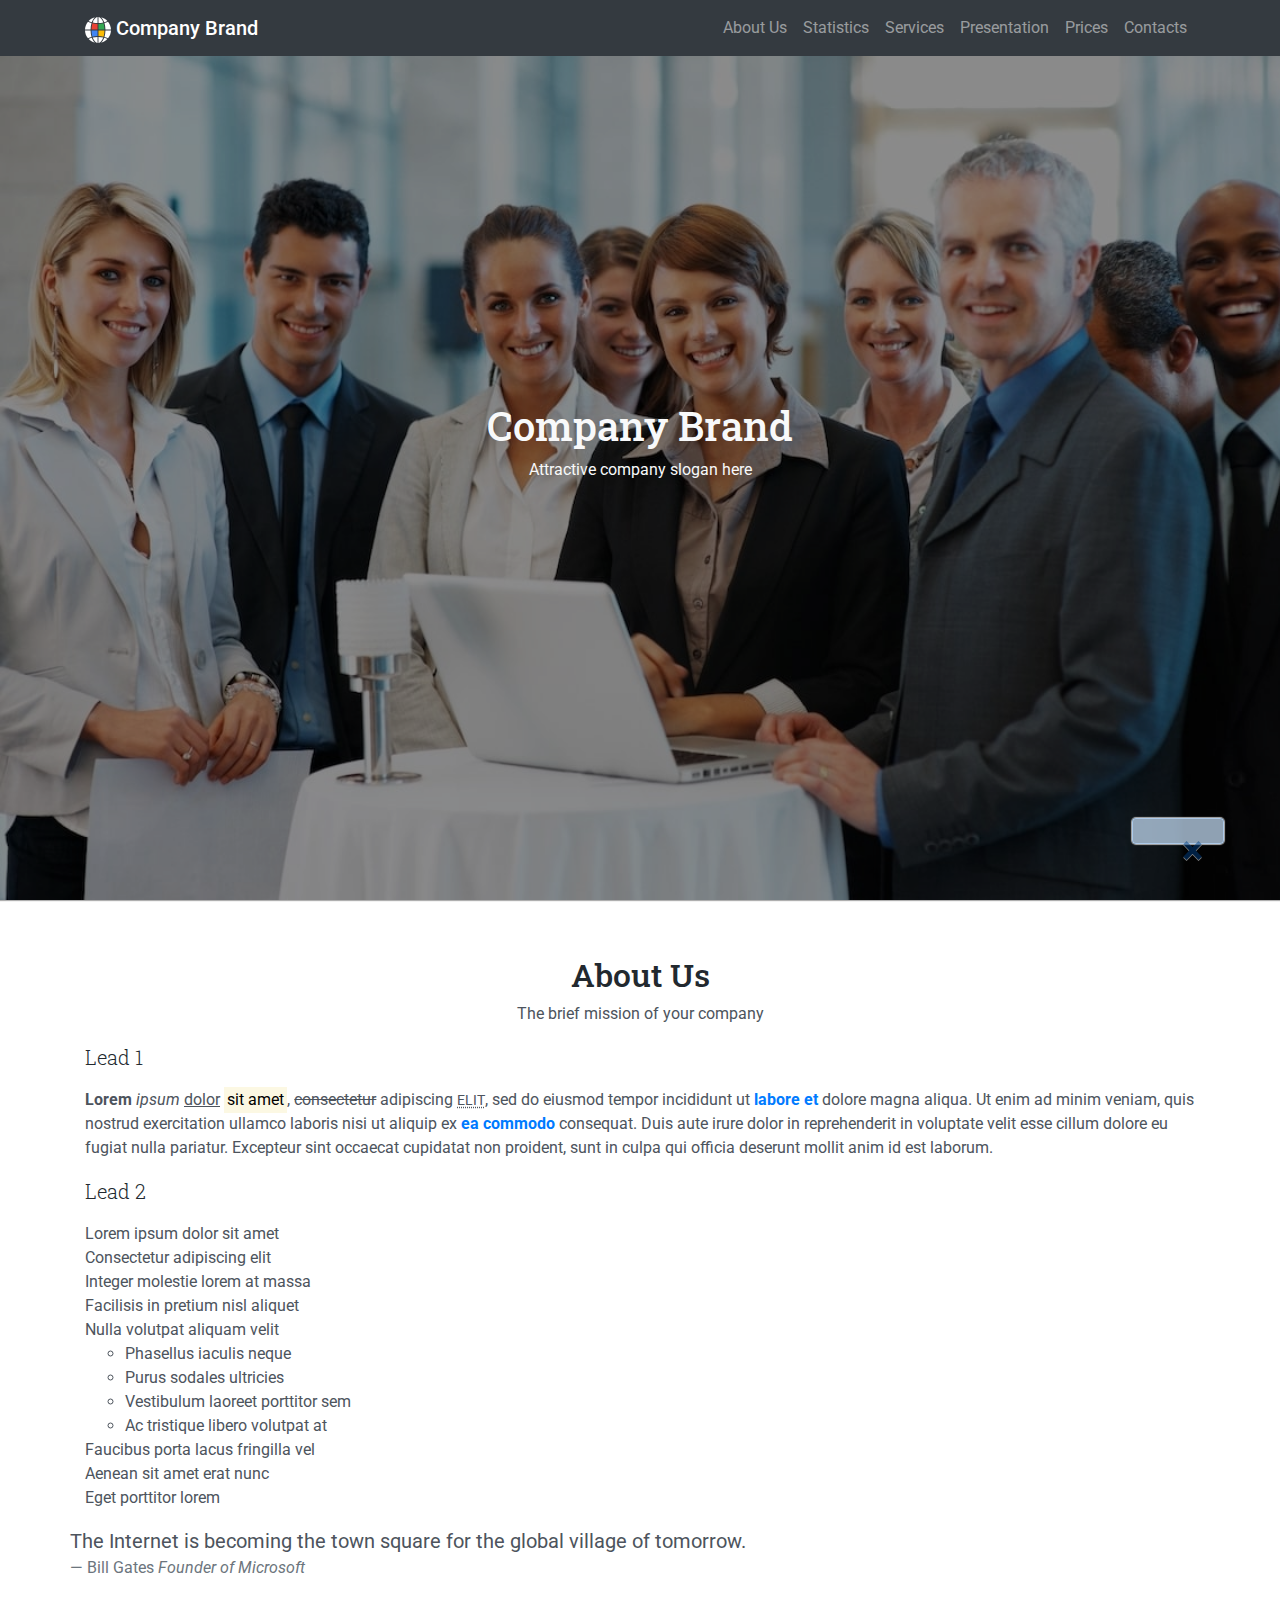
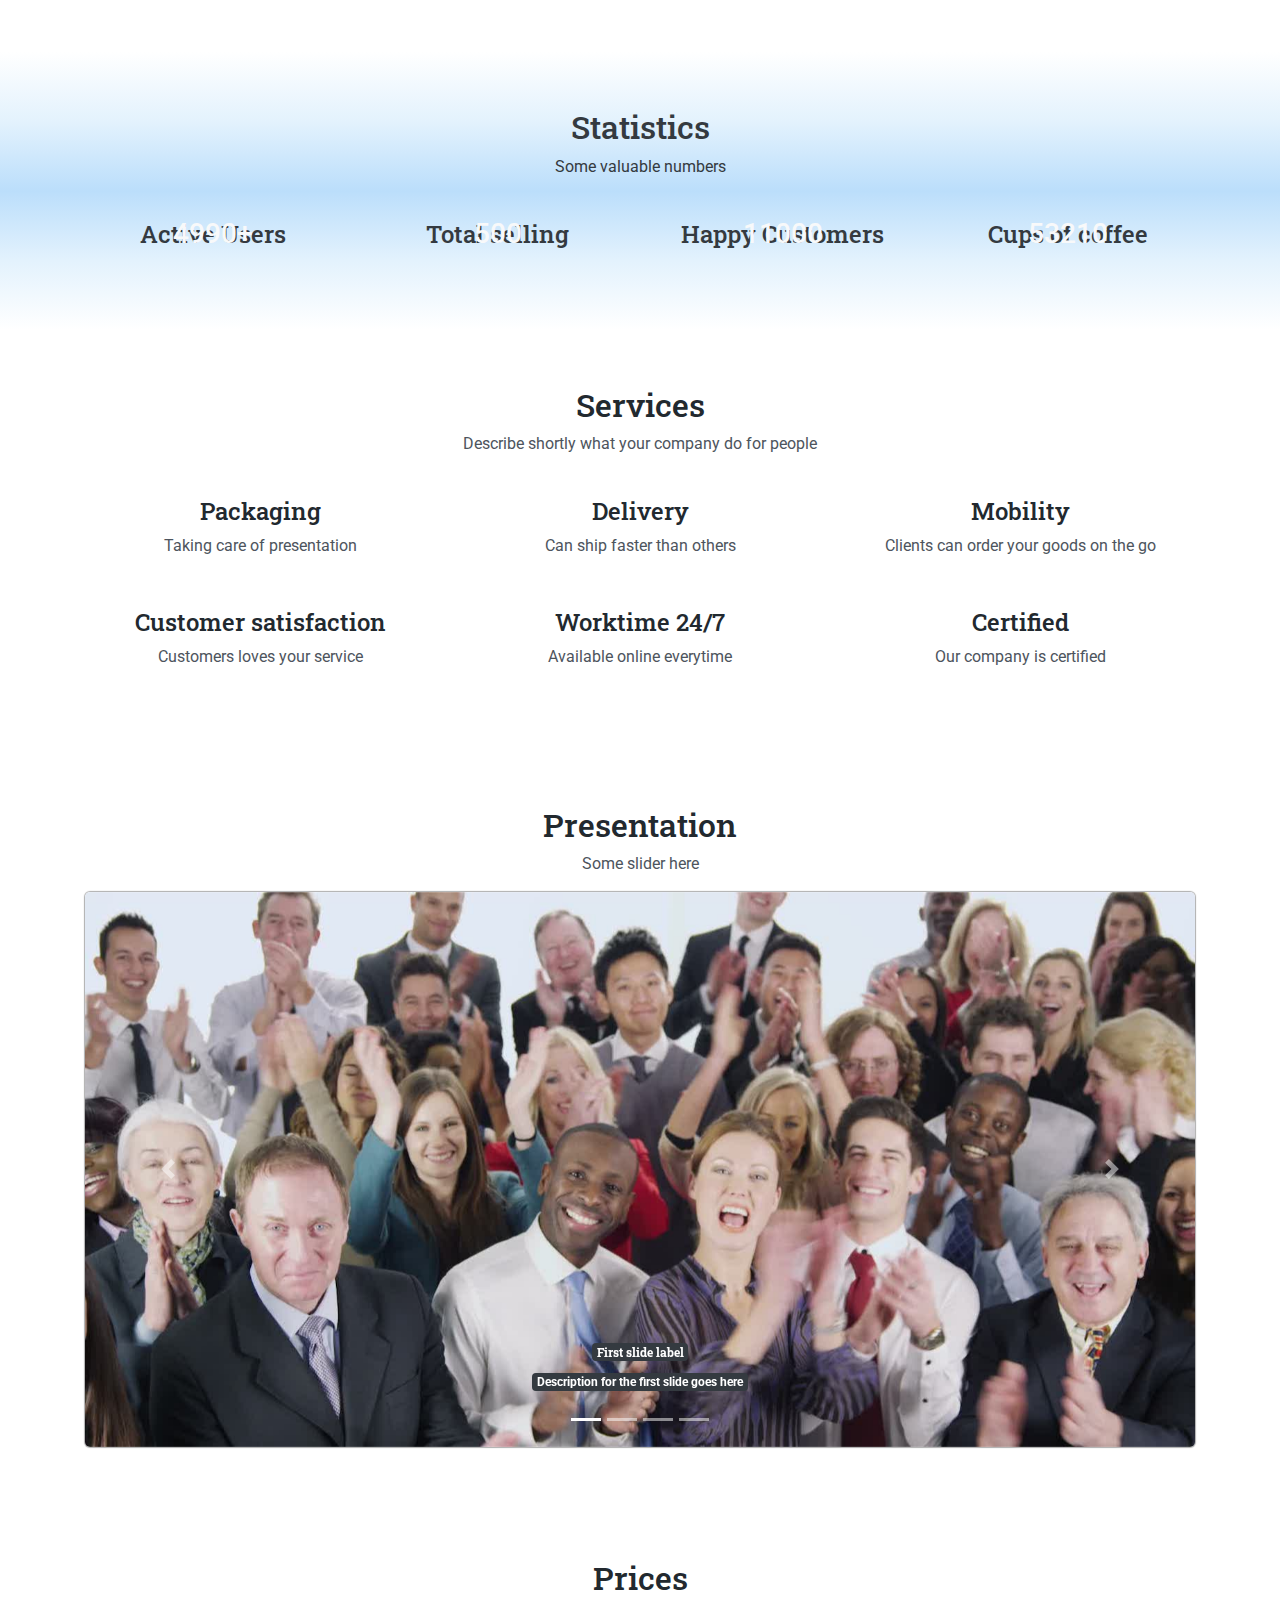
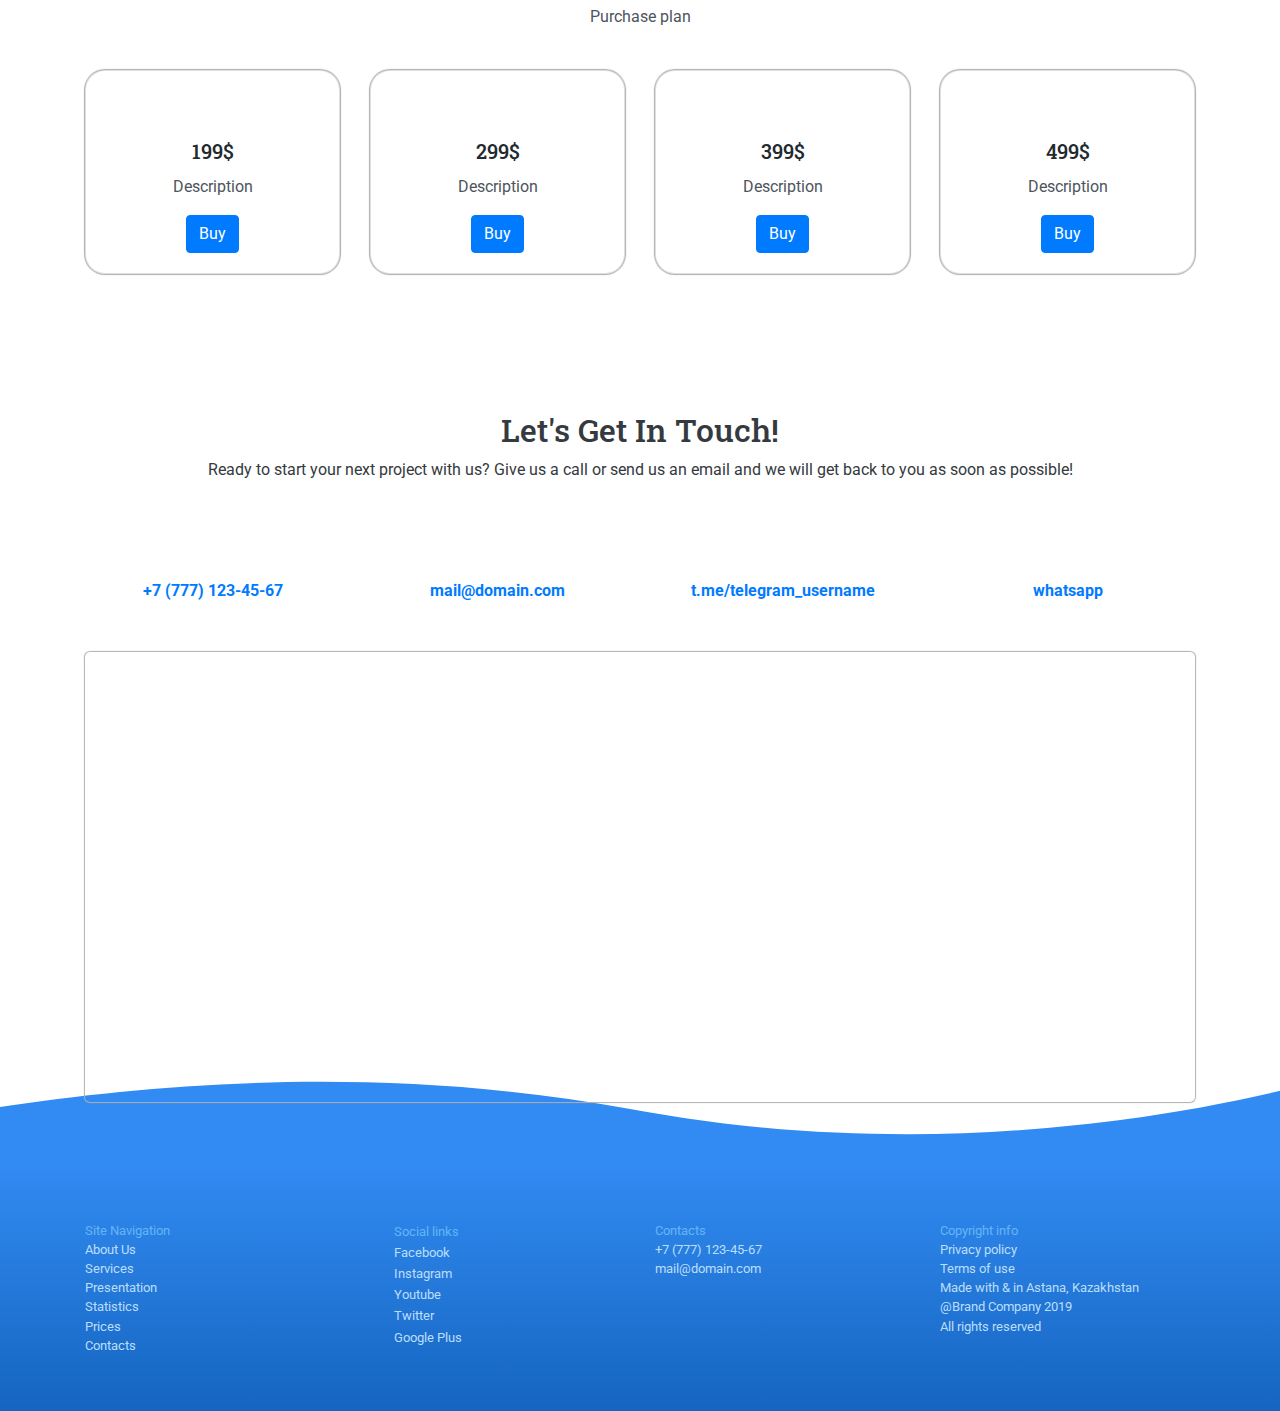
<file: index.html>
<!DOCTYPE html>
<html lang="en">
	<head>
		<title>Company Brand - Company Slogan</title>
		<meta charset="utf-8">
		<meta name="viewport" content="width=device-width, initial-scale=1, shrink-to-fit=no">
		<meta content="assets/favicon.png" itemprop="image">
		<link rel="shortcut icon" type="image/x-icon" href="assets/favicon.png"/>
		<link rel="stylesheet" href="https://stackpath.bootstrapcdn.com/bootstrap/4.3.1/css/bootstrap.min.css" integrity="sha384-ggOyR0iXCbMQv3Xipma34MD+dH/1fQ784/j6cY/iJTQUOhcWr7x9JvoRxT2MZw1T" crossorigin="anonymous">
		<link href="https://fonts.googleapis.com/css?family=Roboto|Roboto+Slab:400,700&amp;subset=cyrillic-ext" rel="stylesheet">
		<link rel="stylesheet" type="text/css" href="css/core.css">
		<link rel="stylesheet" href="https://cdnjs.cloudflare.com/ajax/libs/animate.css/3.7.0/animate.min.css">
		<link rel="stylesheet" href="https://use.fontawesome.com/releases/v5.7.2/css/all.css" integrity="sha384-fnmOCqbTlWIlj8LyTjo7mOUStjsKC4pOpQbqyi7RrhN7udi9RwhKkMHpvLbHG9Sr" crossorigin="anonymous">
	</head>
	<body>
		<nav class="navbar fixed-top navbar-expand-lg navbar-dark bg-dark transitionable" id="navbar">
			<div class="container">
			  	<a class="navbar-brand mb-0 h1 mr-auto" href="#header">
			  		<img id="main-logo" src="assets/global-colorful-dark.svg" width=26>
			  		Company Brand
				</a>
			  <button class="navbar-toggler" type="button" data-toggle="collapse" data-target="#navbarSupportedContent" aria-controls="navbarSupportedContent" aria-expanded="false" aria-label="Toggle navigation">
			    <span class="navbar-toggler-icon"></span>
			  </button>
			  <div class="collapse navbar-collapse" id="navbarSupportedContent">
		  		<ul class="navbar-nav ml-auto my-2 my-lg-0">
		  		  <li class="nav-item">
			        <a class="nav-link" href="#about-us">About Us</a>
			      </li>
			      <li class="nav-item">
			        <a class="nav-link" href="#statistics">Statistics</a>
			      </li>
			      <li class="nav-item">
			        <a class="nav-link" href="#services">Services</a>
			      </li>
			      <li class="nav-item">
			        <a class="nav-link" href="#presentation">Presentation</a>
			      </li>
			      <li class="nav-item">
			        <a class="nav-link" href="#prices">Prices</a>
			      </li>
			      <li class="nav-item">
			        <a class="nav-link" href="#contacts">Contacts</a>
			      </li>
			    </ul>
			  </div>
			</div>
		</nav>
		<header class="header with-background-image material text-light" id="header">
			<div class="overlay"></div>
			<div class="container header-content">
		      <div class="row">
		        <div class="col-lg-8 col-md-10 mx-auto">
		          <div class="page-heading text-center">
		            <h1 class="animated zoomIn text-light">Company Brand</h1>
		            <p class="subheading animated fadeInUp">Attractive company slogan here</p>
		          </div>
		        </div>
		      </div>
		    </div>
		    <div class="header-footer">
		    	<a id="scroll-down" href="#about-us" class="text-light">
		    		<i class="fas fa-chevron-circle-down fa-3x animated fadeOutDown slower infinite"></i>
		    	</a>
		    </div>
		</header>
		<section id="about-us">
			<div class="container text-center">
				<h2>About Us</h2>
				<p>The brief mission of your company</p>
			</div>
			<div class="container">
				<div class="row">
					<div class="col">
						<p class="lead">Lead 1</p>
						<p><strong>Lorem</strong> <em>ipsum</em> <u>dolor</u> <mark>sit amet</mark>, <del>consectetur</del> adipiscing <abbr title="Elephant Library Italy Taiwan" class="initialism">ELIT</abbr>, sed do eiusmod tempor incididunt ut <a href="">labore et</a> dolore magna aliqua. Ut enim ad minim veniam, quis nostrud exercitation ullamco laboris nisi ut aliquip ex <a href="">ea commodo</a> consequat. Duis aute irure dolor in reprehenderit in voluptate velit esse cillum dolore eu fugiat nulla pariatur. Excepteur sint occaecat cupidatat non proident, sunt in culpa qui officia deserunt mollit anim id est laborum.</p>
					</div>
				</div>
				<div class="row">
					<div class="col">
						<p class="lead">Lead 2</p>
						<ul class="list-unstyled">
						  <li>Lorem ipsum dolor sit amet</li>
						  <li>Consectetur adipiscing elit</li>
						  <li>Integer molestie lorem at massa</li>
						  <li>Facilisis in pretium nisl aliquet</li>
						  <li>Nulla volutpat aliquam velit
						    <ul>
						      <li>Phasellus iaculis neque</li>
						      <li>Purus sodales ultricies</li>
						      <li>Vestibulum laoreet porttitor sem</li>
						      <li>Ac tristique libero volutpat at</li>
						    </ul>
						  </li>
						  <li>Faucibus porta lacus fringilla vel</li>
						  <li>Aenean sit amet erat nunc</li>
						  <li>Eget porttitor lorem</li>
						</ul>
					</div>
				</div>
				<div class="row">
					<div>
						<blockquote class="blockquote">
						  <p class="mb-0">The Internet is becoming the town square for the global village of tomorrow.</p>
						  <footer class="blockquote-footer">Bill Gates <cite title="Founder of Microsoft">Founder of Microsoft</cite></footer>
						</blockquote>
					</div>
				</div>
			</div>
		</section>
		<section id="statistics" class='text-dark bg-divider'>
			<div class="container text-center">
				<h2 class="text-dark">Statistics</h2>
				<p>Some valuable numbers</p>
			</div>
			<div class="container">
				<div class="row">
					<div class="col-lg-3 col-md-3 col-sm-6 col-xs-12 text-center">
						<span class="fa-stack fa-4x text-red">
				          	<i class="fas fa-circle fa-stack-2x"></i>
				          	<h3 class="counter-value vertical-center text-light" id="counter1" 
				          	data-start="4990" data-end="5005" data-duration="75000" data-prepend="+">4990+</h3>
				        </span>
						<h4 class="text-dark caption">Active Users</h4>
					</div>
					<div class="col-lg-3 col-md-3 col-sm-6 col-xs-12 text-center">
						<span class="fa-stack fa-4x text-green">
				        	<i class="fas fa-circle fa-stack-2x"></i>
							<h3 class="counter-value vertical-center text-light" id="counter2" 
							data-start="0" data-end="499" data-duration="750">500</h3>
						</span>
						<h4 class="text-dark caption">Total selling</h4>
					</div>
					<div class="col-lg-3 col-md-3 col-sm-6 col-xs-12 text-center">
						<span class="fa-stack fa-4x text-blue">
				        	<i class="fas fa-circle fa-stack-2x"></i>
							<h3 class="counter-value vertical-center text-light" id="counter3" 
							data-start="0" data-end="11000" data-duration="750">11000</h3>
						</span>
						<h4 class="text-dark caption">Happy Customers</h4>
					</div>
					<div class="col-lg-3 col-md-3 col-sm-6 col-xs-12 text-center">
						<span class="fa-stack fa-4x text-yellow">
				        	<i class="fas fa-circle fa-stack-2x"></i>
							<h3 class="counter-value vertical-center text-light" id="counter4" 
							data-start="0" data-end="53210" data-duration="750">53210</h3>
						</span>
						<h4 class="text-dark caption">Cups of coffee</h4>
					</div>
				</div>
			</div>
		</section>
		<section id="services" class="">
			<div class="container text-center">
				<h2>Services</h2>
				<p>Describe shortly what your company do for people</p>
			</div>
			<div class="container text-center">
				<div class="row text-center">
			      <div class="col-md-4">
			        <span class="fa-stack fa-4x text-purple">
			          <i class="fas fa-circle fa-stack-2x"></i>
			          <i class="fab fa-black-tie fa-stack-1x fa-inverse"></i>
			        </span>
		        	<h4 class="service-heading caption-top">Packaging</h4>
		        	<p class="caption-bottom">Taking care of presentation</p>
			      </div>
			      <div class="col-md-4">
			        <span class="fa-stack fa-4x text-cyan">
			          <i class="fas fa-circle fa-stack-2x"></i>
			          <i class="fas fa-shipping-fast fa-stack-1x fa-inverse"></i>
			        </span>
			        <h4 class="service-heading caption-top">Delivery</h4>
			        <p class="caption-bottom">Can ship faster than others</p>
			      </div>
			      <div class="col-md-4">
			        <span class="fa-stack fa-4x text-orange">
			          <i class="fas fa-circle fa-stack-2x"></i>
			          <i class="fas fa-mobile fa-stack-1x fa-inverse"></i>
			        </span>
			        <h4 class="service-heading caption-top">Mobility</h4>
			        <p class="caption-bottom">Clients can order your goods on the go</p>
			      </div>
			      <div class="col-md-4">
			        <span class="fa-stack fa-4x text-lime">
			          <i class="fas fa-circle fa-stack-2x"></i>
			          <i class="fas fa-smile fa-stack-1x fa-inverse"></i>
			        </span>
			        <h4 class="service-heading caption-top">Customer satisfaction</h4>
			        <p class="caption-bottom">Customers loves your service</p>
			      </div>
			      <div class="col-md-4">
			        <span class="fa-stack fa-4x text-bluegrey">
			          <i class="fas fa-circle fa-stack-2x"></i>
			          <i class="fas fa-clock fa-stack-1x fa-inverse"></i>
			        </span>
			        <h4 class="service-heading caption-top">Worktime 24/7</h4>
			        <p class="caption-bottom">Available online everytime</p>
			      </div>
			      <div class="col-md-4">
			        <span class="fa-stack fa-4x text-brown">
			          <i class="fas fa-circle fa-stack-2x"></i>
			          <i class="fas fa-certificate fa-stack-1x fa-inverse"></i>
			        </span>
			        <h4 class="service-heading caption-top">Certified</h4>
			        <p class="caption-bottom">Our company is certified</p>
			      </div>
			    </div>
			</div>
		</section>
		<section id="presentation">
			<div class="container text-center">
				<h2>Presentation</h2>
				<p>Some slider here</p>
			</div>
			<div class="container">
				<div id="carouselExampleCaptions" class="carousel material slide" data-ride="carousel">
			    <ol class="carousel-indicators">
			      <li data-target="#carouselExampleCaptions" data-slide-to="0" class="active"></li>
			      <li data-target="#carouselExampleCaptions" data-slide-to="1"></li>
			      <li data-target="#carouselExampleCaptions" data-slide-to="2"></li>
			      <li data-target="#carouselExampleCaptions" data-slide-to="3"></li>
			    </ol>
			    <div class="carousel-inner">
			      <div class="carousel-item with-background-image active" id="slide1">
			      	<img class="d-block w-100" src="assets/slide_1.jpg" alt="1">
			        <div class="carousel-caption d-none d-md-block">
			          <h5 class="badge badge-dark">First slide label</h5>
			          <br>
			          <p class="badge badge-dark">Description for the first slide goes here</p>
			        </div>
			      </div>
			      <div class="carousel-item with-background-image" id="slide2">
			      	<img class="d-block w-100" src="assets/slide_2.jpg" alt="2">
			        <div class="carousel-caption d-none d-md-block">
			          <h5 class="badge badge-dark">Second slide label</h5>
			          <br>
			          <p class="badge badge-dark">Description for the second slide goes here</p>
			        </div>
			      </div>
			      <div class="carousel-item with-background-image" id="slide3">
			      	<img class="d-block w-100" src="assets/slide_3.jpg" alt="3">
			        <div class="carousel-caption d-none d-md-block">
			          <h5 class="badge badge-dark">Third slide label</h5>
			          <br>
			          <p class="badge badge-dark">Description for the third slide goes here</p>
			        </div>
			      </div>
			      <div class="carousel-item with-background-image" id="slide4">
			      	<img class="d-block w-100" src="assets/slide_4.jpg" alt="4">
			        <div class="carousel-caption d-none d-md-block">
			          <h5 class="badge badge-dark">Slide label</h5>
			          <br>
			          <p class="badge badge-dark">Description for the slide goes here</p>
			        </div>
			      </div>
			    </div>
			    <a class="carousel-control-prev" href="#carouselExampleCaptions" role="button" data-slide="prev">
			      <span class="carousel-control-prev-icon" aria-hidden="true"></span>
			      <span class="sr-only">Previous</span>
			    </a>
			    <a class="carousel-control-next" href="#carouselExampleCaptions" role="button" data-slide="next">
			      <span class="carousel-control-next-icon" aria-hidden="true"></span>
			      <span class="sr-only">Next</span>
			    </a>
			</div> 
			</div>
		</section>
		<section id="prices">
			<div class="container text-center">
				<h2>Prices</h2>
				<p>Purchase plan</p>
			</div>
			<div class="container">
				<div class="row">
					<div class="col-md-3">
						<div class="card material text-center transitionable caption">
							<br><br>
						  <i class="fas fa-bicycle fa-4x text-green"></i>
						  <div class="card-body">
						    <h5 class="card-title">199$</h5>
						    <p class="card-text">Description</p>
						    <a href="" class="btn btn-primary">Buy</a>
						  </div>
						</div>
					</div>
					<div class="col-md-3">
						<div class="card material text-center transitionable caption">
						  <br><br>
						  <i class="fas fa-motorcycle fa-4x text-purple"></i>
						  <div class="card-body">
						    <h5 class="card-title">299$</h5>
						    <p class="card-text">Description</p>
						    <a href="" class="btn btn-primary">Buy</a>
						  </div>
						</div>
					</div>
					<div class="col-md-3">
						<div class="card material text-center transitionable caption">
						  <br><br>
						  <i class="fas fa-car fa-4x text-red"></i>
						  <div class="card-body">
						    <h5 class="card-title">399$</h5>
						    <p class="card-text">Description</p>
						    <a href="" class="btn btn-primary">Buy</a>
						  </div>
						</div>
					</div>
					<div class="col-md-3">
						<div class="card material text-center transitionable caption">
						  <br><br>
						  <i class="fas fa-bus fa-4x text-yellow"></i>
						  <div class="card-body">
						    <h5 class="card-title">499$</h5>
						    <p class="card-text">Description</p>
						    <a href="" class="btn btn-primary">Buy</a>
						  </div>
						</div>
					</div>
				</div>
			</div>
		</section>
		<section id="contacts">
			<div class="contacts">
				<div class="container">
					<div class="row text-center">
						<div class="col">
							<h2 class="text-dark">Let's Get In Touch!</h2>
							<p class="text-dark mb-5">Ready to start your next project with us? Give us a call or send us an email and we will get back to you as soon as possible!</p>
						</div>
					</div>
					<div class="row">
				        <div class="col ml-auto text-center">
				        	<a class="d-block caption" href="tel:+77771234567">
				        		<span class="fa-stack fa-4x text-green">
						          <i class="fas fa-circle fa-stack-2x"></i>
						          <i class="fas fa-phone fa-stack-1x fa-inverse"></i>
						        </span><br>
				          		+7 (777) 123-45-67
				          	</a>
				        </div>
				        <div class="col mr-auto text-center">
				        	<a class="d-block caption" href="mailto:mail@domain.com">
				        		<span class="fa-stack fa-4x text-red">
						          <i class="fas fa-circle fa-stack-2x"></i>
						          <i class="fas fa-envelope fa-stack-1x fa-inverse"></i>
						        </span><br>
				          		mail@domain.com
				      		</a>
				        </div>
				        <div class="col mr-auto text-center">
				        	<a class="d-block caption" href="https://t.me/telegram_username" target="_blank">
				        		<span class="fa-stack fa-4x text-blue">
						          <i class="fas fa-circle fa-stack-2x"></i>
						          <i class="fab fa-telegram-plane fa-stack-1x fa-inverse"></i>
						        </span><br>
				          		t.me/telegram_username
				      		</a>
				        </div>
				        <div class="col mr-auto text-center">
				        	<a class="d-block caption" href="https://t.me/arsen_astana" target="_blank">
				        		<span class="fa-stack fa-4x text-yellow">
						          <i class="fas fa-circle fa-stack-2x"></i>
						          <i class="fab fa-whatsapp fa-stack-1x fa-inverse"></i>
						        </span><br>
				          		whatsapp
				      		</a>
				        </div>
				    </div>
				</div>
			</div>
			<br>
			<div class="container">
			    <div class="row">
			      	<div class="col">
			      		<iframe class="material" src="https://www.google.com/maps/embed?pb=!1m18!1m12!1m3!1d1250.9370097498281!2d71.41230628398895!3d51.16611193039681!2m3!1f0!2f0!3f0!3m2!1i1024!2i768!4f13.1!3m3!1m2!1s0x424586d9e0936acd%3A0xa7e5595f61629733!2z0prQsNGA0LbRiyDQnNC40L3QuNGB0YLRgNC70ZbQs9GW!5e0!3m2!1skk!2skz!4v1551174999039" width="100%" height="450" frameborder="0" style="border:0;" allowfullscreen></iframe>
			      	</div>
			    </div>
			</div>
		</section>
		<footer class="footer text-light small">
			<div class="container">
				<div class="row">
					<div class="col-md-3 padding-39">
						<span class="footer-title">Site Navigation</span>
						<br>
					    <a class="footer-link" href="#about-us">About Us</a>
					    <br>
					    <a class="footer-link" href="#services">Services</a>
					    <br>
				        <a class="footer-link" href="#presentation">Presentation</a>
				        <br>
				        <a class="footer-link" href="#statistics">Statistics</a>
				        <br>
				        <a class="footer-link" href="#prices">Prices</a>
				        <br>
				        <a class="footer-link" href="#contacts">Contacts</a>
					</div>
					<div class="col-md-3">
						<table>
							<tr>
								<td class="width-23"></td>
								<td>
									<span class="footer-title">Social links</span>
								</td>
							</tr>
							<tr class="social-link">
								<td>
									<span class="social-icon">
										<i class="width-20 fab fa-facebook"></i>
									</span>
								</td>
								<td>
									<a href="" class="footer-link">
										<span>Facebook</span>
									</a>
								</td>
							</tr>
							<tr class="social-link">
								<td>
									<span class="social-icon">
										<i class="width-20 fab fa-instagram"></i>
									</span>
								</td>
								<td>
									<a href="" class="footer-link">
										<span>Instagram</span>
									</a>
								</td>
							</tr>
							<tr class="social-link">
								<td>
									<span class="social-icon">
										<i class="width-20 fab fa-youtube"></i>
									</span>
								</td>
								<td>
									<a href="" class="footer-link">
										<span>Youtube</span>
									</a>
								</td>
							</tr>
							<tr class="social-link">
								<td>
									<span class="social-icon">
										<i class="width-20 fab fa-twitter"></i>
									</span>
								</td>
								<td>
									<a href="" class="footer-link">
										<span>Twitter</span>
									</a>
								</td>
							</tr>
							<tr class="social-link">
								<td>
									<span class="social-icon">
										<i class="width-20 fab fa-google-plus"></i>
									</span>
								</td>
								<td>
									<a href="" class="footer-link">
										<span>Google Plus</span>
									</a>
								</td>
							</tr>
						</table>
					</div>
					<div class="col-md-3 padding-39">
						<span class="footer-title">Contacts</span><br>
						<a class="footer-link" href="tel:+77771234567">+7 (777) 123-45-67</a><br>
						<a class="footer-link" href="mailto:mail@domain.com">mail@domain.com</a>
					</div>
					<div class="col-md-3 padding-39 footer-text">
						<span class="footer-title">Copyright info</span>
						<br>
						<a href="" class="footer-link">Privacy policy</a><br>
						<a href="" class="footer-link">Terms of use</a><br>
						Made with <i class="fa fa-heart animated heartBeat infinite"></i> & <i class="fa fa-coffee"></i> in Astana, Kazakhstan <br>
						@Brand Company 2019<br>
						All rights reserved
					</div>
				</div>
			</div>
		</footer>
		<div class="alert alert-primary alert-dismissible material" id="contactUs" role="alert">
			<a class="btn text-primary" role="button" href="https://t.me/telegram_username" target="_blank">
				<i class="fab fa-telegram fa-3x"></i>
			</a>
			<button type="button" class="close" data-dismiss="alert" aria-label="Close">
			    <span aria-hidden="true" class="times">&times;</span>
			</button>
		</div>
		<script src="https://code.jquery.com/jquery-3.2.1.slim.min.js" integrity="sha384-KJ3o2DKtIkvYIK3UENzmM7KCkRr/rE9/Qpg6aAZGJwFDMVNA/GpGFF93hXpG5KkN" crossorigin="anonymous"></script>
	    <script async src="https://cdnjs.cloudflare.com/ajax/libs/popper.js/1.14.7/umd/popper.min.js" integrity="sha384-UO2eT0CpHqdSJQ6hJty5KVphtPhzWj9WO1clHTMGa3JDZwrnQq4sF86dIHNDz0W1" crossorigin="anonymous"></script>
	    <script async src="https://stackpath.bootstrapcdn.com/bootstrap/4.3.1/js/bootstrap.min.js" integrity="sha384-JjSmVgyd0p3pXB1rRibZUAYoIIy6OrQ6VrjIEaFf/nJGzIxFDsf4x0xIM+B07jRM" crossorigin="anonymous"></script>
	    <script src="js/main.js"></script>
  	</body>
</html>
</file>
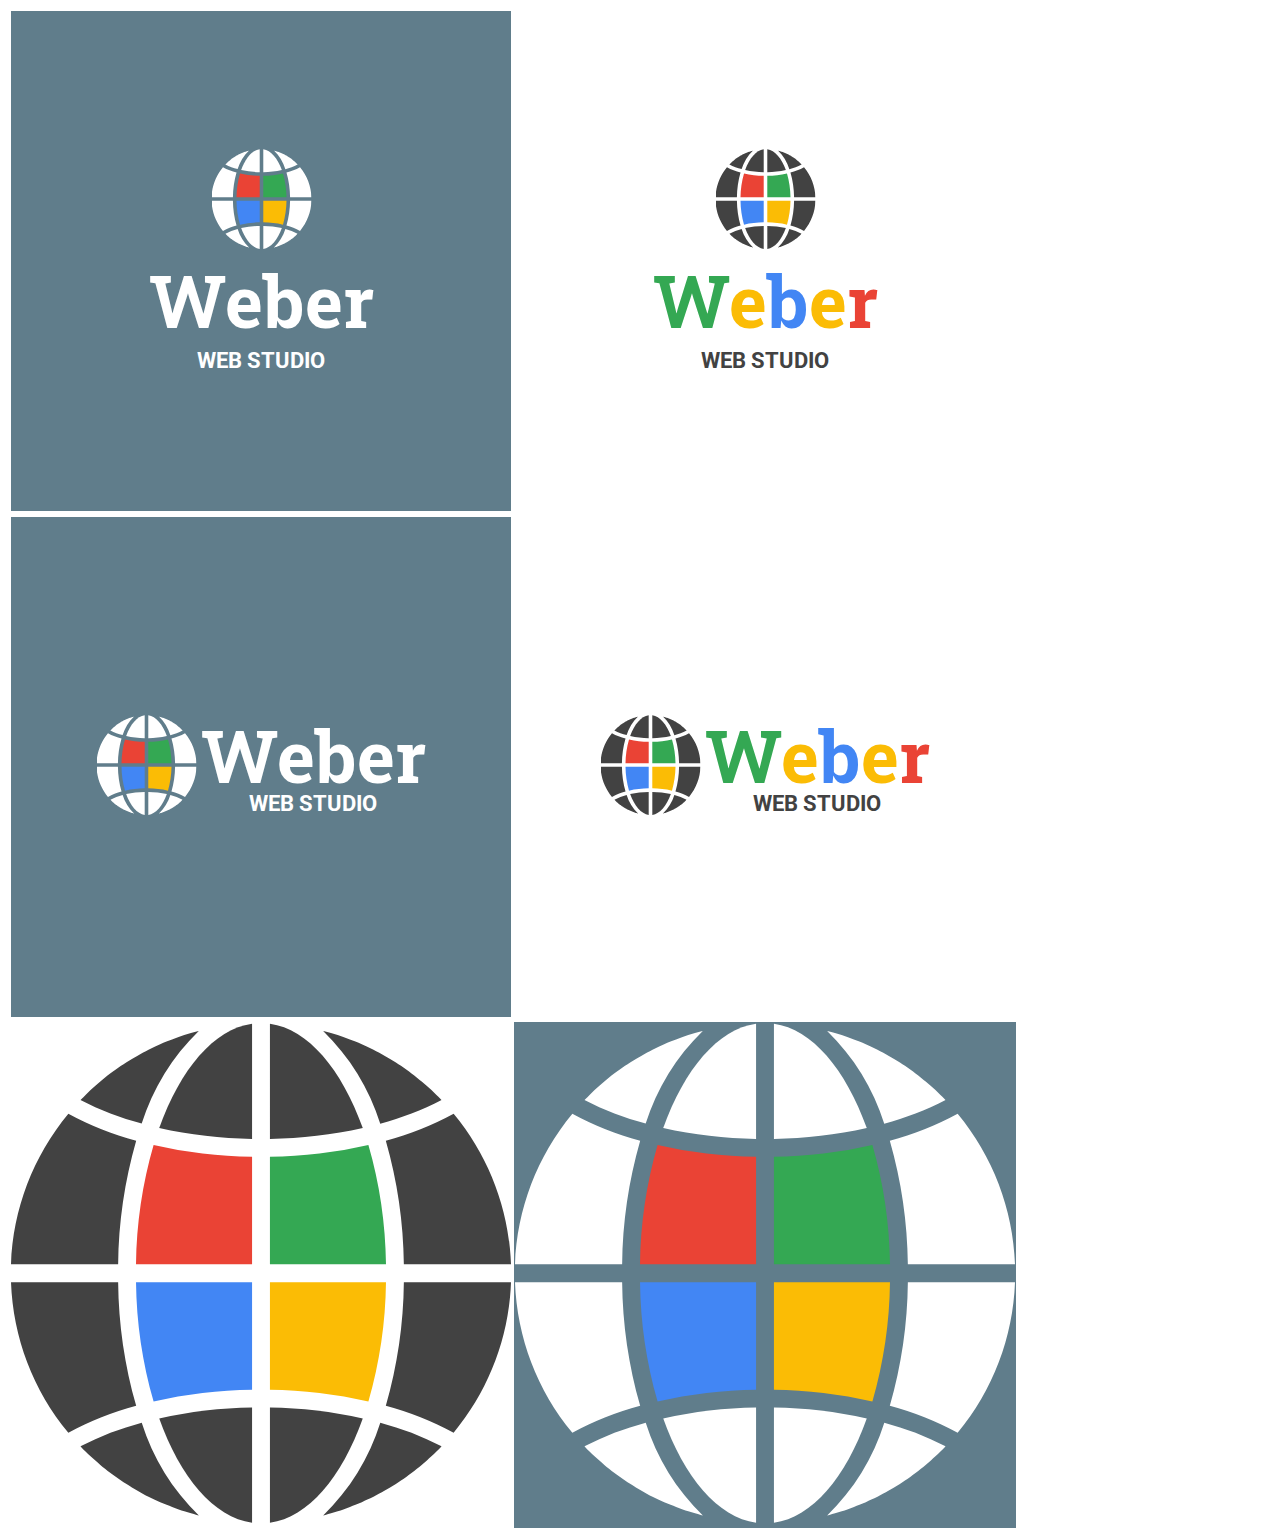
<file: logo.html>
<!DOCTYPE html>
<html>
<head>
	<title></title>
	<link href="https://fonts.googleapis.com/css?family=Roboto+Condensed:700|Roboto+Mono:700|Roboto+Slab:700|Roboto:700" rel="stylesheet">
	<style type="text/css">
		.roboto{
			font-family: Roboto, sans-serif;
		}
		.roboto-slab{
			font-family: 'Roboto Slab', serif;
		}
		.roboto-mono{
			font-family: 'Roboto Mono', monospace;
		}
		.roboto-condensed{
			font-family: 'Roboto Condensed', sans-serif;
		}
		.font-72{
			font-size: 72px;
		}
		.font-22{
			font-size: 22px;
		}
		.font-33{
			font-size: 33px;
		}
		.logo-text{
			margin: 0px;
			font-weight:bold;
		}
		.rect{
			position: relative;
		}
		.text-light{
			color: white;
			/*text-shadow: 0px 0px 1px white;*/
		}
		.text-dark{
			color: #424242;
			/*text-shadow: 0px 0px 1px black;*/
		}
		.bg-light{
			background-color: white;
		}
		.bg-dark{
			background-color: #607D8B;
		}
		.r-100{
			width: 100px;
			height: 100px;
		}
		.r-500{
			width: 500px;
			height: 500px;
		}
		.r-1000{
			width: 1000px;
			height: 1000px;
		}
		.vertical-center{
			margin: 0;
			position: absolute;
			top: 50%;
			left: 50%;
			-ms-transform: translate(-50%, -50%);
			transform: translate(-50%, -50%);
			text-align:center;
		}
		.bottom{
			vertical-align:bottom;
		}
		.unselectable{
			user-select:none;
			-moz-user-select: none; 
			-webkit-user-select: none; 
			-ms-user-select:none; 
			-o-user-select:none;
		}
		.green{
			color: #34a853;
		}
		.yellow{
			color: #fbbc05;
		}
		.blue{
			color: #4286f4;
		}
		.red{
			color: #ea4335;
		}
		
	</style>
</head>
<body>
	<!-- logo #1-->
	<table>
		<tr>
			<td>
				<div class="rect bg-dark text-light r-500 unselectable">
					<div class="vertical-center">
						<img src="assets/global-colorful-dark.svg" class="r-100">
						<h1 class="logo-text roboto-slab font-72">
							Weber
						</h1>
						<p class="logo-text roboto font-22">WEB STUDIO</p>
					</div>
				</div>
			</td>
			<td>
				<div class="rect bg-light text-dark r-500 unselectable">
					<div class="vertical-center">
						<img src="assets/global-colorful-light.svg" class="r-100">
						<h1 class="logo-text roboto-slab font-72">
							<span class="green">W</span><span class="yellow">e</span><span class="blue">b</span><span class="yellow">e</span><span class="red">r</span>
						</h1>
						<p class="logo-text roboto font-22">WEB STUDIO</p>
					</div>
				</div>
			</td>
		</tr>
	</table>
	<table>
		<tr>
			<td>
				<div class="rect bg-dark text-light r-500 unselectable">
					<div class="vertical-center">
						<table class="bottom">
							<tr>
								<td class="bottom" rowspan=2><img src="assets/global-colorful-dark.svg" class="r-100"></td>
								<td class="logo-text roboto-slab font-72 bottom" style="line-height: 80%;">Weber</td>
							</tr>
							<tr>
								<td class="logo-text roboto font-22">WEB STUDIO</td>
							</tr>
						</table>
					</div>
				</div>
			</td>
			<td>
				<div class="rect bg-light text-dark r-500 unselectable">
					<div class="vertical-center">
						<table class="bottom">
							<tr>
								<td class="bottom" rowspan=2><img src="assets/global-colorful-light.svg" class="r-100"></td>
								<td class="logo-text roboto-slab font-72 bottom" style="line-height: 80%;">
									<span class="green">W</span><span class="yellow">e</span><span class="blue">b</span><span class="yellow">e</span><span class="red">r</span>
								</td>
							</tr>
							<tr>
								<td class="logo-text roboto font-22">WEB STUDIO</td>
							</tr>
						</table>
					</div>
				</div>
			</td>
		</tr>
	</table>
	<table>
		<tr>
			<td>
				<img src="assets/global-colorful-light.svg" class="r-500">
			</td>
			<td class="bg-dark">
				<img src="assets/global-colorful-dark.svg" class="r-500">
			</td>
		</tr>
	</table>
	<script language="JavaScript">
		//document.oncontextmenu =new Function("return false;")
	</script>
</body>
</html>
</file>
<file: css/core.css>
/*core*/
html,body{
	height:100%;
	/*smooth text*/
	-webkit-font-smoothing: antialiased;
	-moz-osx-font-smoothing: grayscale;
	text-rendering: optimizeLegibility;
	scroll-behavior: smooth;
	-webkit-scroll-behavior: smooth;
}
.bold{
	font-weight:bold;
}
.overlay{
	position: absolute;
	top: 0;
	left: 0;
	height: 100%;
	width: 100%;
	background: rgba(0,0,0,0.9);
	opacity: 0.5;
}
.header{
	position: relative;
	height: 100%;
}
.with-background-image{
	-webkit-background-size: cover;
    -moz-background-size: cover;
    -o-background-size: cover;
    background-size: cover;
}
.footer{
	min-height:50px;
	padding:56px;
}
section{
	padding-top: 56px;
	padding-bottom: 56px;
}
@media (max-width: 992px) {
	.header-content{
		bottom: 56px;
	}
	.padding-39{
		padding-left: 39px;
	}
	#contactUs {
	    position: fixed;
	    bottom: 0px;
	    right: 0px;
	}
}
@media (min-width: 992px) {
	.header-content{
		top: 50%;
	}
	.bg-transparent .logo{
		width:36px;
		height:36px;
	}
	#contactUs {
    	bottom: 56px;
    	right: 56px; 
	}
}
.header-content{
  margin: 0;
  position: absolute;
  left: 50%;
  -ms-transform: translate(-50%, -50%);
  transform: translate(-50%, -50%);
}
.header-footer{
  margin: 0;
  position: absolute;
  bottom: 40px;
  left: 50%;
  -ms-transform: translate(-50%, -50%);
  transform: translate(-50%, -50%);
}
.vertical-center{
	margin: 0;
  position: absolute;
  top: 50%;
  left: 50%;
  -ms-transform: translate(-50%, -50%);
  transform: translate(-50%, -50%);
}
.carousel-item{
	position: relative;
}
/*navbar transition*/
.transitionable{
	-webkit-transition: all 0.3s;
    -moz-transition: all 0.3s;
    -o-transition: all 0.3s;
    transition: all 0.3s;
}

.animated{
	animation-delay: 0.5s;
}
.rotate {
	-webkit-transform: rotate(-90deg);
	-moz-transform: rotate(-90deg);
	-ms-transform: rotate(-90deg);
	-o-transform: rotate(-90deg);
	transform: rotate(-90deg);
}
/*.ico-mouse-white {
	position: relative;
	width: 16px;
	height: 23px;
	border: 2px solid #fff;
	border-radius: 15px;
}
[class^=ico] {
	display: inline-block;
	vertical-align: middle;
	background-size: 100% auto;
	background-repeat: no-repeat;
	font-size: 0;
	line-height: 0;
	text-indent: -4004px;
}
.ico-mouse-white:before {
	content: "";
	position: absolute;
	width: 4px;
	height: 5px;
	top: 2px;
	left: 50%;
	margin-left: -2px;
	border-radius: 4px;
	background: #fff;
	-webkit-animation: scroll 1s infinite linear;
	animation: scroll 1s infinite linear;
}
@media screen and (prefers-reduced-motion: no-preference) {
	@-webkit-keyframes scroll {
	    0% {
	        -webkit-transform: translateY(0);
	        transform: translateY(0);
	        opacity: 1
	    }

	    80% {
	        -webkit-transform: translateY(12px);
	        transform: translateY(12px);
	        opacity: 0
	    }

	    81%, to {
	        -webkit-transform: translateY(0);
	        transform: translateY(0);
	        opacity: 1
	    }
	}
	@keyframes scroll {
	    0% {
	        -webkit-transform: translateY(1px) scaleY(.3);
	        transform: translateY(1px) scaleY(.3)
	    }

	    10% {
	        -webkit-transform: translateY(4px) scaleY(1.5);
	        transform: translateY(4px) scaleY(1.5)
	    }

	    30% {
	        -webkit-transform: translateY(10px) scaleY(.3);
	        transform: translateY(10px) scaleY(.3)
	    }

	    80% {
	        -webkit-transform: translateY(4px) scaleY(1.5);
	        transform: translateY(4px) scaleY(1.5)
	    }

	    to {
	        -webkit-transform: translateY(1px) scaleY(.3);
	        transform: translateY(1px) scaleY(.3)
	    }
	}
}*/
.width-23{
	width:23px;
}
.social-icon{
	display:none;
}
.social-link:hover .social-icon{
	display:table;
}
#contactUs {
    position: fixed; 
    z-index:1;
    padding-top: 0px;
    padding-left:0px;
    padding-bottom:0px;
    margin-bottom:0px;
}
.times{
	font-size: 40px;
	font-weight: bold;
}
.navbar{
	z-index:2;
}
/*styles*/
html,body{
	font-family: Roboto, sans-serif;
	color: #4d545d;
}
h1,h2,h2,h4,h5,h6,.lead,.title{
	font-family: 'Roboto Slab', serif;
	color: #22292f;
}
a:not(.navbar-brand,.nav-link,.btn,.footer-link){
	font-weight:bold;
}
.header{
	background-image: url('../assets/wallpaper.jpg');
	background-repeat:no-repeat;
}
.material{
	box-shadow:0px 0px 1px 1px rgb(175,175,175);
}
.material-dark{
	box-shadow:0px 0px 1px 1px rgb(25,25,25);
}
@media screen and (prefers-reduced-motion: no-preference) {
	@media (min-width: 992px) {
		.card:hover{
			transform: scale(1.1);
			box-shadow:0px 0px 2px 1px rgb(175,175,175);
		}
		.material:hover{
			box-shadow:0px 0px 2px 1px rgb(175,175,175);
		}
		.material-dark:hover{
			box-shadow:0px 0px 2px 1px rgb(25,25,25);
		}
	}
}
.bg-transparent{
	box-shadow:0px 0px 0px 0px rgb(255,255,255);
}
@media (min-width: 992px) {
	.bg-transparent{
		padding-top: 25px;
		padding-bottom: 25px;
	}
	.bg-transparent:hover{
		box-shadow:0px 0px 0px 0px rgb(255,255,255);
	}
}
.bg-divider{
	background-image: linear-gradient(white,#e3f2fd,#bbdefb,#e3f2fd,white);
}
/*.bg-divider-dark{
	background-color: rgb(100,100,100);
}*/
@media (max-width: 992px) {
	.bg-transparent{
		background-color: #343a40!important;
		box-shadow:0px 0px 1px 1px rgb(25,25,25);
	}
}
.carousel, .carousel-inner, iframe{
	border-radius: 5px;
}
.card{
	border-radius: 20px;
}
.card-img-top{
	border-radius: 20px 20px 0px 0px;
}
@media (min-width: 992px) {
	/*#about-us{
		background-image: linear-gradient(to bottom right, white, grey);
	}
	#services{
		background-image: linear-gradient(to bottom left, grey, white);
	}*/
}
/*.header-text{
	color: rgba(255,255,255,0.5);
}*/
.text-muted{
	color: #a9b7c4!important
}
.footer{
	background-image: linear-gradient(#328bf2,#1565c0); /*#171f4f*/
	/*background-image: radial-gradient(circle at 1% 1%,#328bf2,#1644ad);*/
}
.contacts{
	/*background-color: #328bf2;*/
}
#contacts{
	background-image: url(../assets/wave-footer-bottom.svg);
	background-repeat: no-repeat;
	background-position: left 100.1%;
}
#contactUs{
	background-color: rgba(204, 229, 255, 0.7);
	border-color: rgba(184, 218, 255, 0.7);
}
.footer-link, .footer-text{
	color: #bbdefb;
}
.footer-link:hover{
	color: #e3f2fd;
}
.footer-title{
	color: #64b5f6;
}
.caption{
	margin-top: 25px;
	margin-bottom: 25px;
}
.caption-top{
	margin-top: 25px;
}
.caption-bottom{
	margin-bottom: 25px;
}
.text-purple{
	color: #9c27b0;
}
.text-purple:hover{
	color: #ab47bc;
}
.text-cyan{
	color: #00bcd4;
}
.text-cyan:hover{
	color: #26c6da;
}
.text-orange{
	color: #ff9800;
}
.text-orange:hover{
	color: #ffa726;
}
.text-lime{
	color: #cddc39;
}
.text-lime:hover{
	color: #dce775;
}
.text-green{
	color: #2e7d32;
}
.text-red{
	color: #c62828;
}
.text-blue{
	color: #1565c0;
}
.text-yellow{
	color: #f9a825;
}
.text-green:hover{
	color: #34a853;
}
.text-red:hover{
	color: #ea4335;
}
.text-blue:hover{
	color: #4286f4;
}
.text-yellow:hover{
	color: #fbbc05;
}
.text-bluegrey{
	color: #607d8b;
}
.text-bluegrey:hover{
	color: #78909c;
}
.text-brown{
	color:#795548;
}
.text-brown:hover{
	color:#8d6e63;
}
</file>
